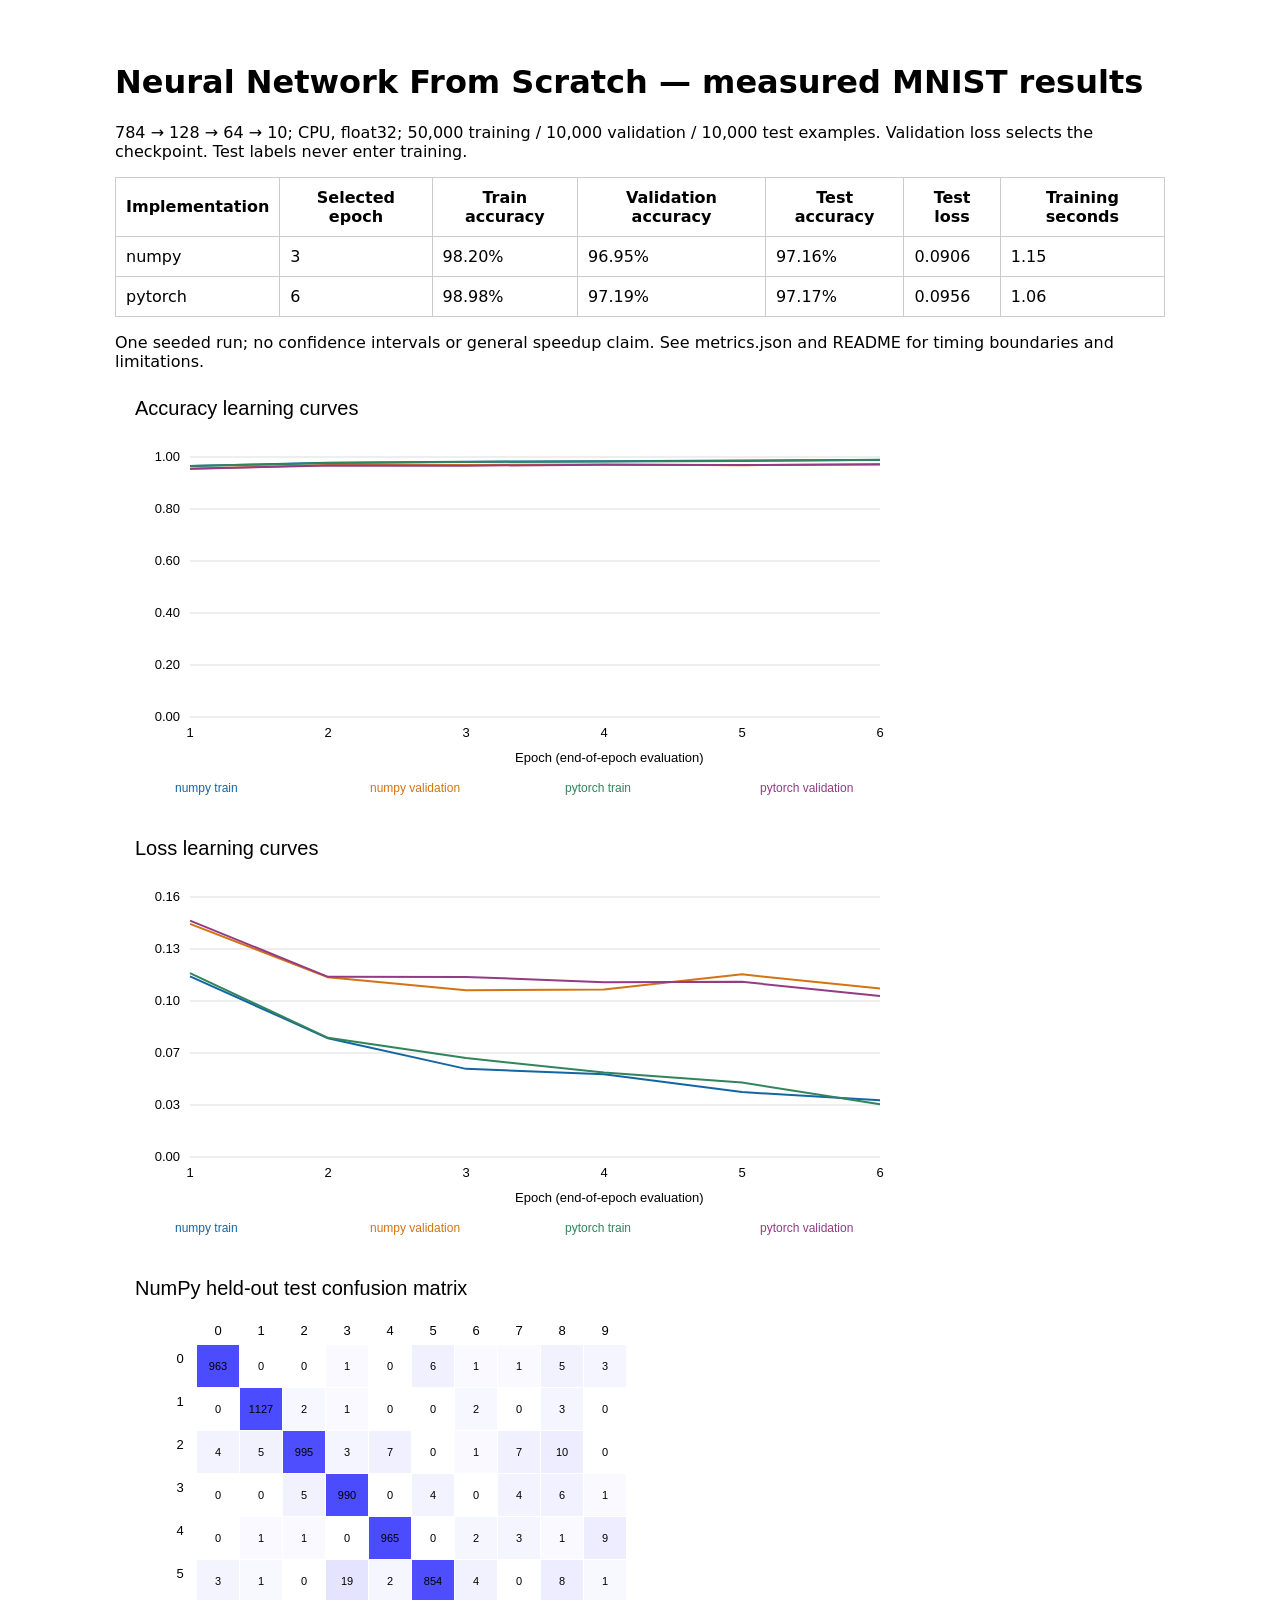
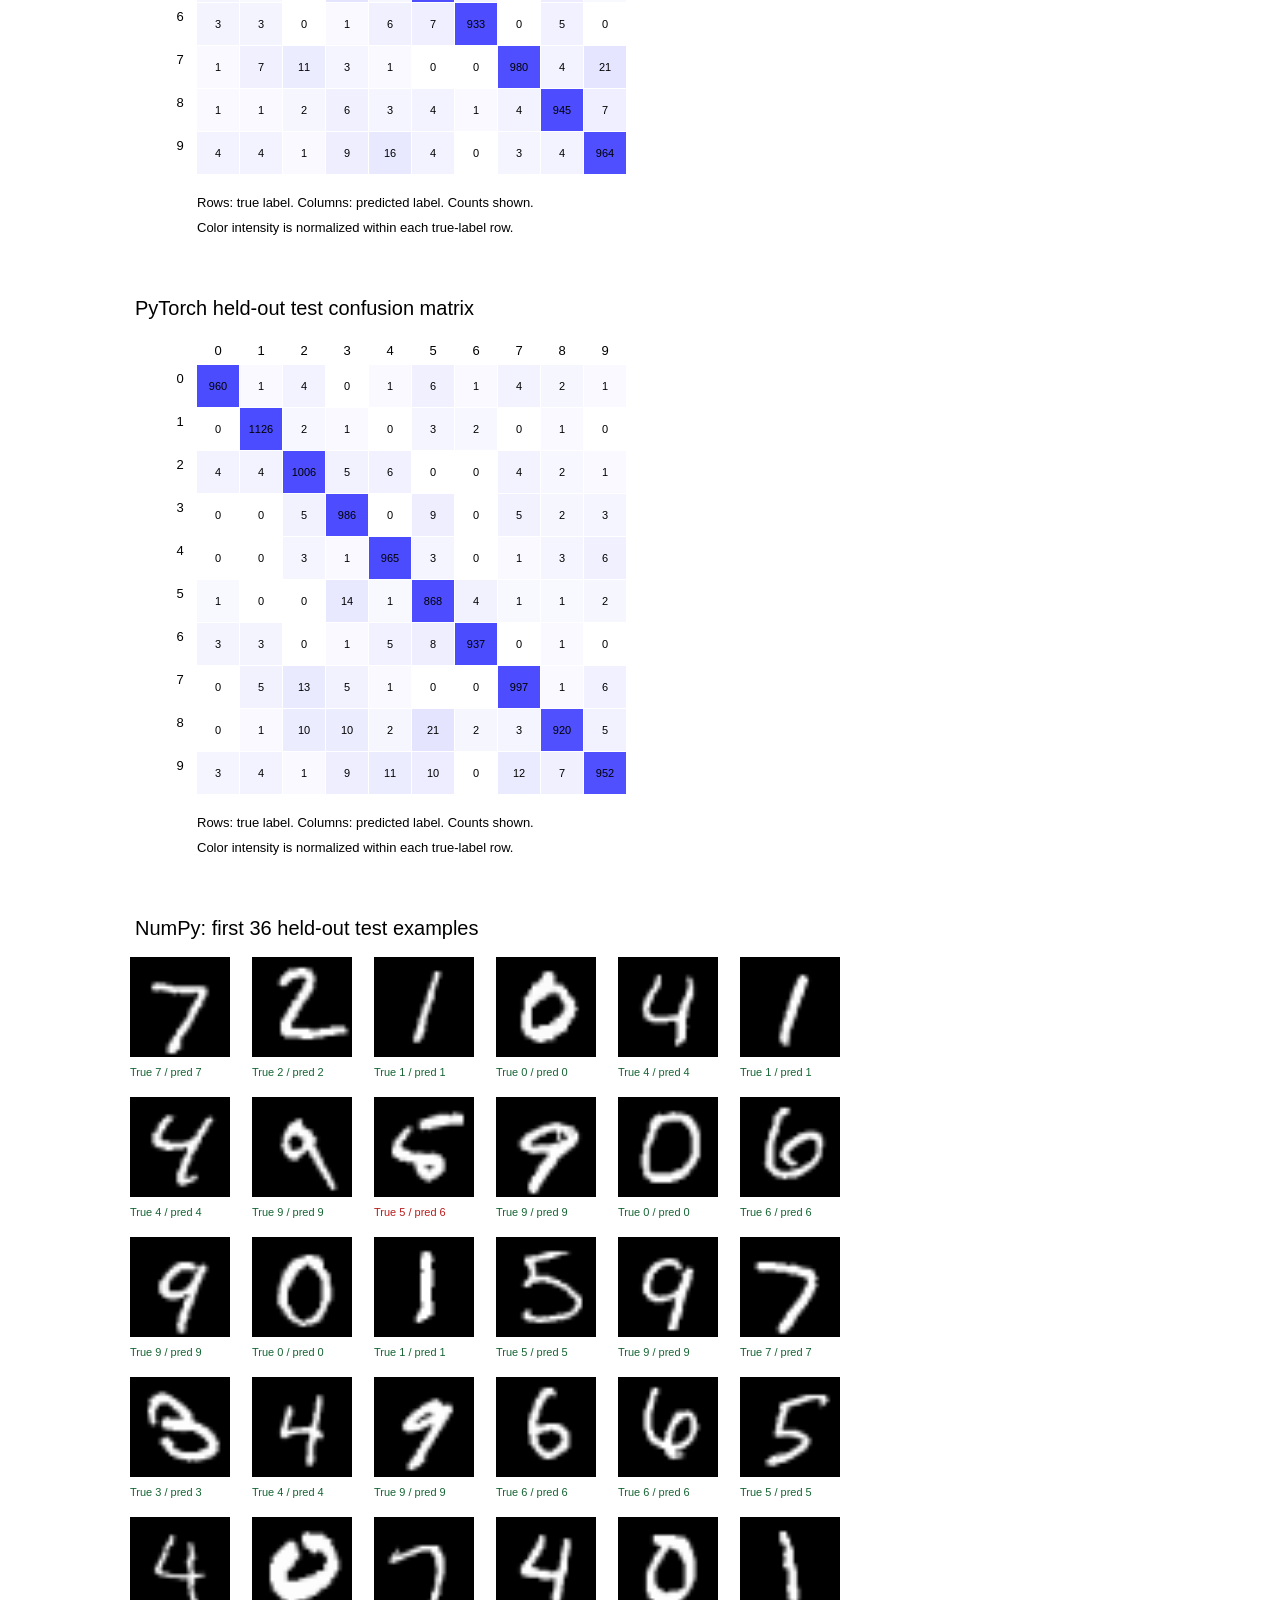
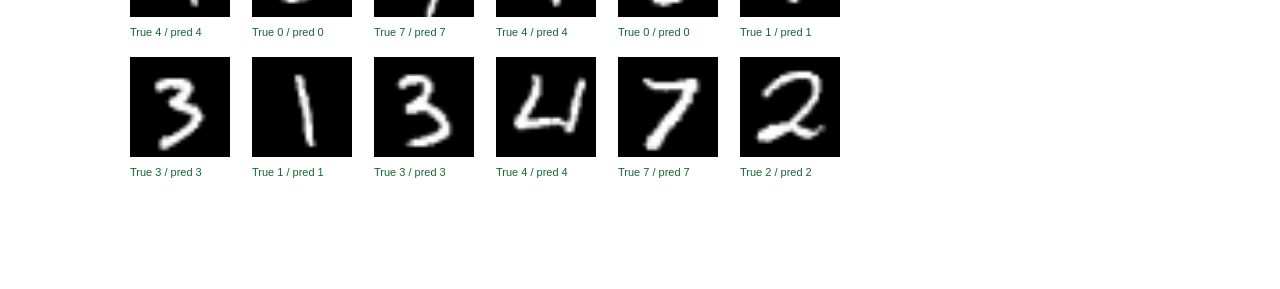
<file: results/report.html>
<!doctype html><html lang="en"><meta charset="utf-8"><title>MNIST experiment</title>
<style>body{font:16px system-ui;max-width:1050px;margin:30px auto;padding:12px}td,th{padding:10px;border:1px solid #ccc}table{border-collapse:collapse}img{max-width:100%;height:auto}</style>
<h1>Neural Network From Scratch — measured MNIST results</h1>
<p>784 → 128 → 64 → 10; CPU, float32; 50,000 training / 10,000 validation / 10,000 test examples. Validation loss selects the checkpoint. Test labels never enter training.</p>
<table><tr><th>Implementation</th><th>Selected epoch</th><th>Train accuracy</th><th>Validation accuracy</th><th>Test accuracy</th><th>Test loss</th><th>Training seconds</th></tr><tr><td>numpy</td><td>3</td><td>98.20%</td><td>96.95%</td><td>97.16%</td><td>0.0906</td><td>1.15</td></tr><tr><td>pytorch</td><td>6</td><td>98.98%</td><td>97.19%</td><td>97.17%</td><td>0.0956</td><td>1.06</td></tr></table><p>One seeded run; no confidence intervals or general speedup claim. See metrics.json and README for timing boundaries and limitations.</p><p><img src="accuracy.svg" alt="accuracy.svg"></p><p><img src="loss.svg" alt="loss.svg"></p><p><img src="confusion-numpy.svg" alt="confusion-numpy.svg"></p><p><img src="confusion-pytorch.svg" alt="confusion-pytorch.svg"></p><p><img src="predictions.svg" alt="predictions.svg"></p></html>
</file>
